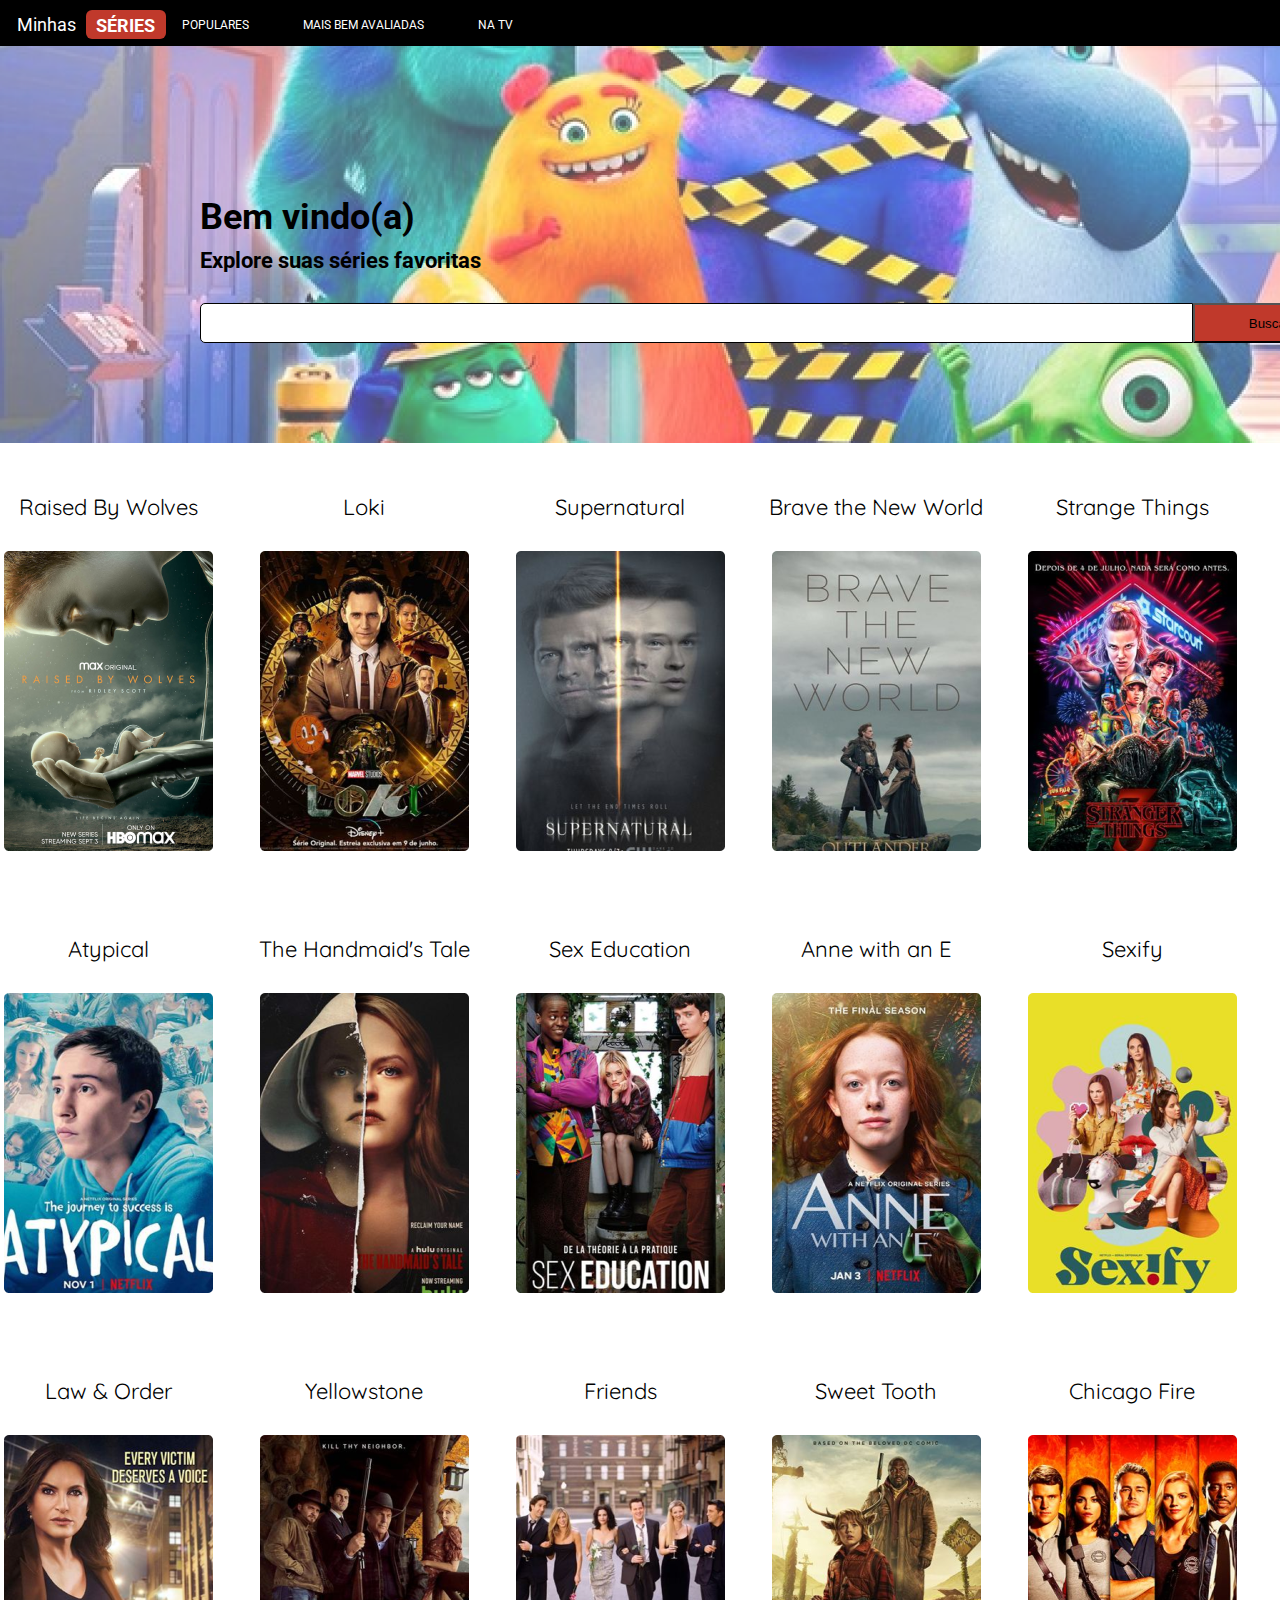
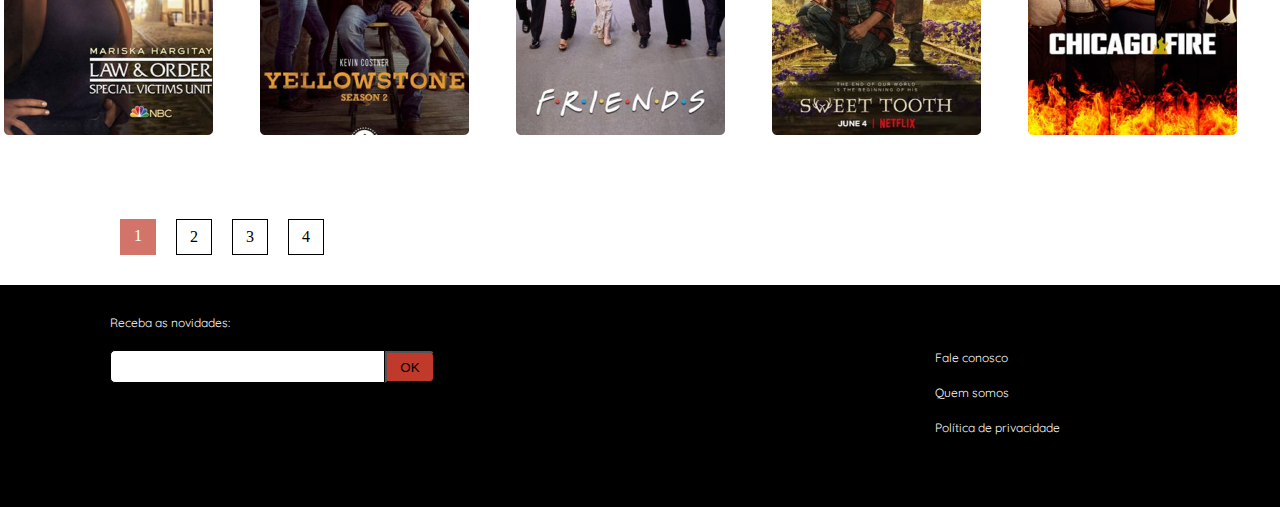
<file: index.html>
<!DOCTYPE html>
<html lang="pt-br">
<head>
    <meta charset="UTF-8">
    <meta name="viewport" content="width=device-width, initial-scale=1.0">
    <title>Home</title>
    <link rel="preconnect" href="https://fonts.googleapis.com">
    <link rel="preconnect" href="https://fonts.gstatic.com" crossorigin>
    <link href="https://fonts.googleapis.com/css2?family=Josefin+Sans:ital,wght@0,100..700;1,100..700&family=Montserrat:ital,wght@0,100..900;1,100..900&family=Quicksand:wght@300..700&family=Roboto:ital,wght@0,100;0,300;0,400;0,500;0,700;0,900;1,100;1,300;1,400;1,500;1,700;1,900&display=swap" rel="stylesheet">
    <link rel="stylesheet" href="./assets/css/styles.css">
</head>
<body>
    <header>
        <nav class="cabecalho">
            <div class="titulo">
                <p>Minhas</p>
                <div>
                    <p>SÉRIES</p>
                </div>
            </div>
            <ul>
                <li>POPULARES</li>
                <li>MAIS BEM AVALIADAS</li>
                <li>NA TV</li>
            </ul>
        </nav>
        
        <div class="introducao">
            <h1>Bem vindo(a)</h1>
            <h2>Explore suas séries favoritas</h2>
            <div class="pesquisa">
                <div busca>
                    <input type="search" class="componente">
                </div>
                <div class="botao">
                    <input type="button" value="Buscar">
                </div>
            </div>      
        </div>

        <div class="filmes1">
            <div>
                <span>Raised By Wolves</span>
                <img src="./assets/images/image 18.png" alt="Imagem da capa de uma série">
            </div>
            <div>
                <span>Loki</span>
                <img src="./assets/images/image 19.png" alt="Imagem da capa de uma série">
            </div>
            <div>
                <span>Supernatural</span>
                <img src="./assets/images/image 20.png" alt="Imagem da capa de uma série">
            </div>
            <div>
                <span>Brave the New World</span>
                <img src="./assets/images/image 21.png" alt="Imagem da capa de uma série">
            </div>
            <div>
                <span>Strange Things</span>
                <img src="./assets/images/image 22.png" alt="Imagem da capa de uma série">
            </div>
        </div>

        <div class="filmes1">
            <div>
                <span>Atypical</span>
                <img src="./assets/images/image 23.png" alt="Imagem da capa de uma série">
            </div>
            <div>
                <span>The Handmaid's Tale</span>
                <img src="./assets/images/image 24.png" alt="Imagem da capa de uma série">
            </div>
            <div>
                <span>Sex Education</span>
                <img src="./assets/images/image 25.png" alt="Imagem da capa de uma série">
            </div>
            <div>
                <span>Anne with an E</span>
                <img src="./assets/images/image 26.png" alt="Imagem da capa de uma série">
            </div>
            <div>
                <span>Sexify</span>
                <img src="./assets/images/image 27.png" alt="Imagem da capa de uma série">
            </div>
        </div>

        <div class="filmes1">
            <div>
                <span>Law & Order </span>
                <img src="./assets/images/image 28.png" alt="Imagem da capa de uma série">
            </div>
            <div>
                <span>Yellowstone</span>
                <img src="./assets/images/image 29.png" alt="Imagem da capa de uma série">
            </div>
            <div>
                <span>Friends</span>
                <img src="./assets/images/image 30.png" alt="Imagem da capa de uma série">
            </div>
            <div>
                <span>Sweet Tooth</span>
                <img src="./assets/images/image 31.png" alt="Imagem da capa de uma série">
            </div>
            <div>
                <span>Chicago Fire</span>
                <img src="./assets/images/image 32.png" alt="Imagem da capa de uma série">
            </div>
        </div>

        <div class="paginacao">
            <div class="r">
                <p>1</p>
            </div>
            <div>
                <p>2</p>
            </div>
            <div>
                <p>3</p>
            </div>
            <div>
                <p>4</p>
            </div>
        </div>
    </header>

    <footer>
        <div class="rodape">
            <p>Receba as novidades:</p>
            <div class="component">
                <div class="pesquisa">
                    <input type="search">
                </div>
                <div class="busca">
                    <input type="button" value="OK">
                </div>
                <div class="info">
                    <p>Fale conosco</p>
                    <p>Quem somos</p>
                    <p>Política de privacidade</p>
                </div>  
            </div>
        </div>
    </footer>
</body>
</html>
</file>
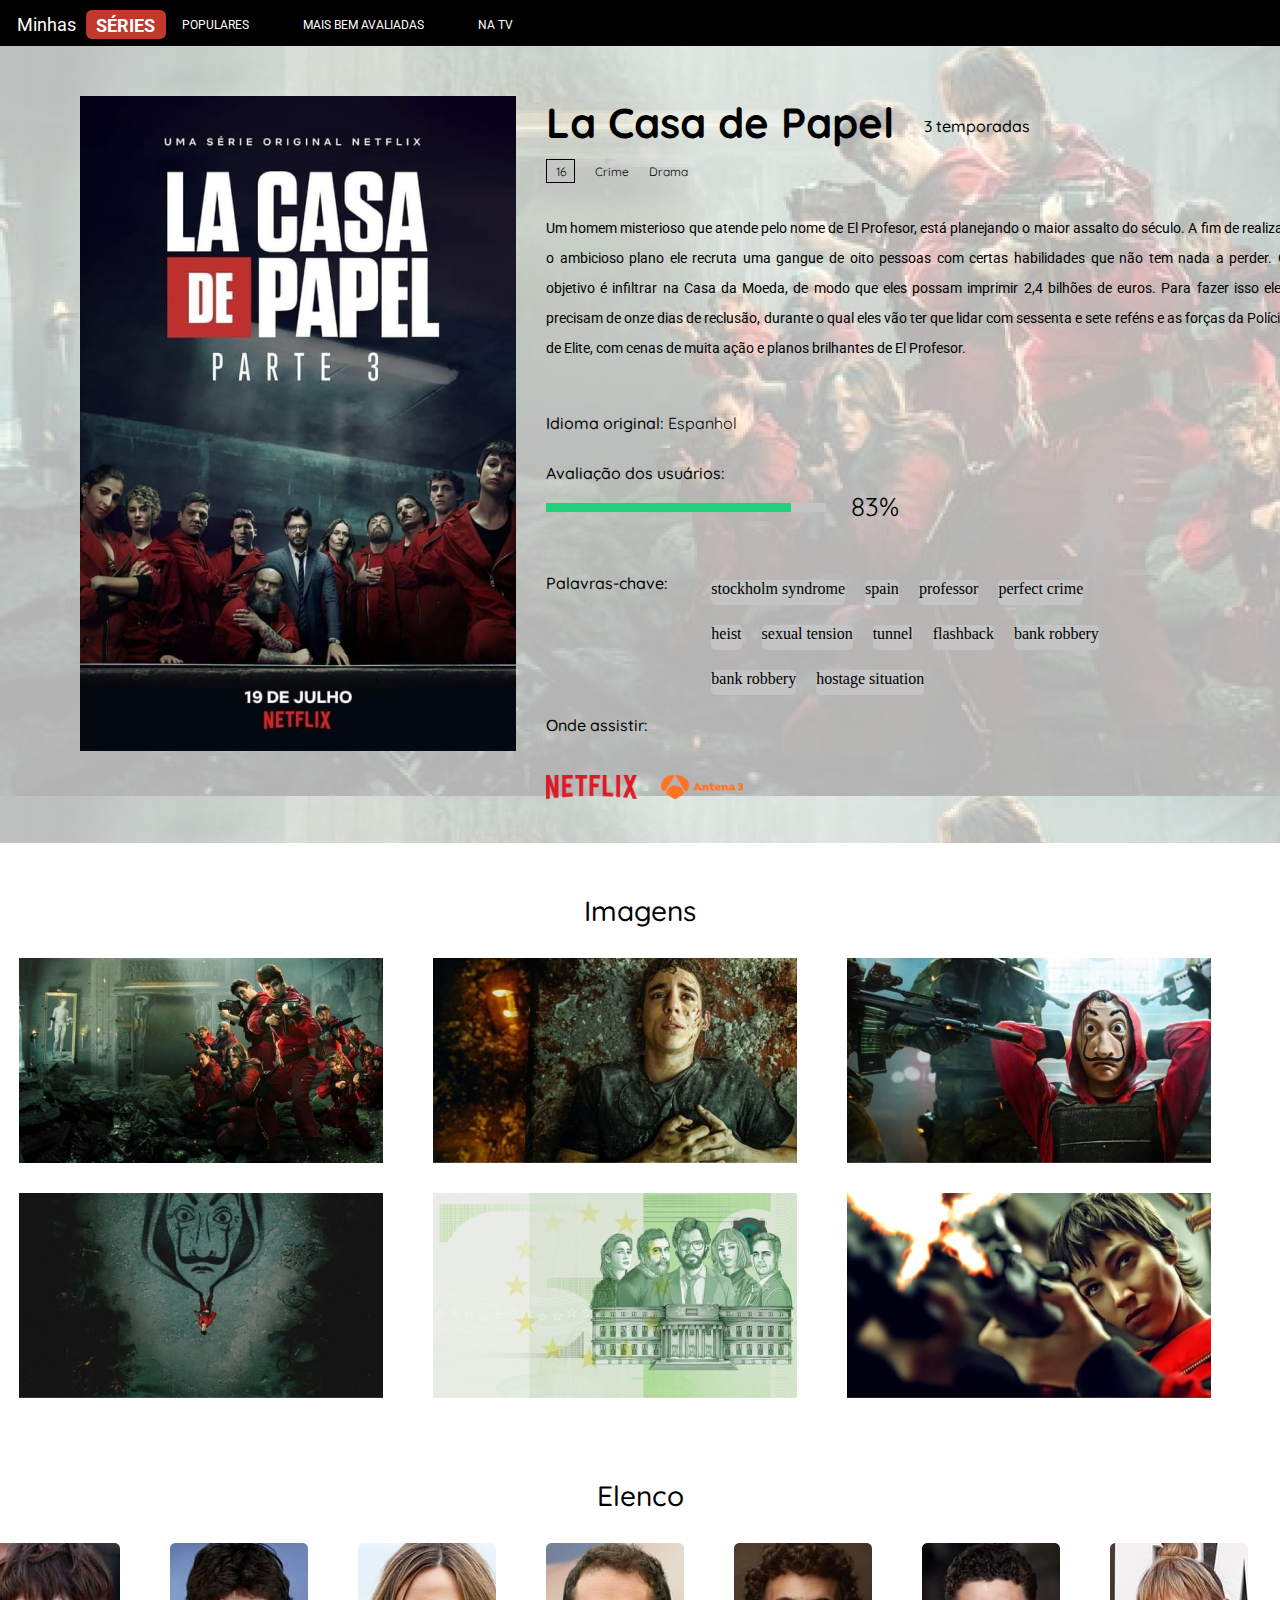
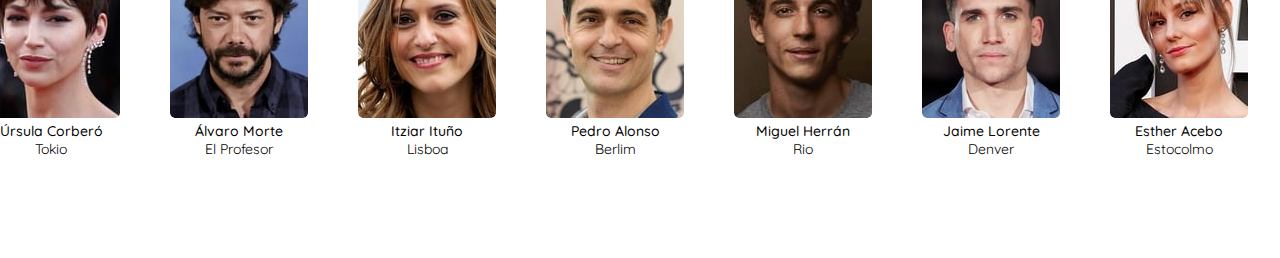
<file: detalhe.html>
<!DOCTYPE html>
<html lang="pt-br">
<head>
    <meta charset="UTF-8">
    <meta name="viewport" content="width=device-width, initial-scale=1.0">
    <title>Detalhes da série</title>
    <link rel="preconnect" href="https://fonts.googleapis.com">
    <link rel="preconnect" href="https://fonts.gstatic.com" crossorigin>
    <link href="https://fonts.googleapis.com/css2?family=Josefin+Sans:ital,wght@0,100..700;1,100..700&family=Montserrat:ital,wght@0,100..900;1,100..900&family=Quicksand:wght@300..700&family=Roboto:ital,wght@0,100;0,300;0,400;0,500;0,700;0,900;1,100;1,300;1,400;1,500;1,700;1,900&display=swap" rel="stylesheet">
    <link rel="stylesheet" href="./assets/css/styles2.css">
    <link rel="stylesheet" href="./assets/css/styles.css">
</head>
<body>
    <header>
        <nav class="cabecalho">
            <div class="titulo">
                <p>Minhas</p>
                <div>
                    <p>SÉRIES</p>
                </div>
            </div>
            <ul>
                <li>POPULARES</li>
                <li>MAIS BEM AVALIADAS</li>
                <li>NA TV</li>
            </ul>
        </nav>
        <div class="serie">
            <div class="capa">
                <img src="./assets/images/image 35.png" alt="Imagem de capa da série La casa de Papel">
            </div>
            <div class="direita">
                <div class="info">
                    <h1>La Casa de Papel</h1>
                    <p>3 temporadas</p>
                </div>
                <div class="gender">
                    <div class="faixa">
                        <p>16</p>
                    </div>
                    <p>Crime</p>
                    <p>Drama</p>
                </div>
                <div class="sinopse">
                    <p>Um homem misterioso que atende pelo nome de El Profesor, está planejando o maior assalto do século. A fim de realizar o ambicioso plano ele recruta uma gangue de oito pessoas com certas habilidades que não tem nada a perder. O objetivo é infiltrar na Casa da Moeda, de modo que eles possam imprimir 2,4 bilhões de euros. Para fazer isso eles precisam de onze dias de reclusão, durante o qual eles vão ter que lidar com sessenta e sete reféns e as forças da Polícia de Elite, com cenas de muita ação e planos brilhantes de El Profesor.</p>
                </div>
                <div class="idioma">
                    <span>Idioma original:</span>
                    <p>Espanhol</p>
                </div>
                <div class="avaliacao">
                    <span>Avaliação dos usuários:</span>
                    <div class="classificacao">
                        <div class="verde">
                        </div>
                        <div class="cinza"></div>
                        <h2>83%</h2>
                    </div>
                </div>
                <div class="p-chaves">
                    <div class="chave">
                        <span>Palavras-chave:</span>
                    </div>         
                    <div class="tags">
                        <p>stockholm syndrome</p>
                        <p>spain</p>
                        <p>professor</p>
                        <p>perfect crime</p>
                        <p>heist</p>
                        <p>sexual tension</p>
                        <p>tunnel</p>
                        <p>flashback</p>
                        <p>bank robbery</p>
                        <p>bank robbery</p>
                        <p>hostage situation</p>
                    </div>
                </div>
                <div class="assistir">
                    <span>Onde assistir:</span>
                    <div class="plataformas">
                        <img src="./assets/images/image 36.png" alt="Logo da Netflix">
                        <img src="./assets/images/image 37.png" alt="Logo da antena 3">
                    </div>
                </div>
            </div>   
        </div>

        <div class="imagens">
            <h4>Imagens</h4>
            <div>
                <img src="./assets/images/image 38.png" alt="Imagem de La casa de papel">
                <img src="./assets/images/image 39.png" alt="Imagem de La casa de papel">
                <img src="./assets/images/image 40.png" alt="Imagem de La casa de papel">
                <img src="./assets/images/image 41.png" alt="Imagem de La casa de papel">
                <img src="./assets/images/image 42.png" alt="Imagem de La casa de papel">
                <img src="./assets/images/image 43.png" alt="Imagem de La casa de papel">
            </div>
        </div>
        <h5>Elenco</h5>
        <div class="elenco">
            <div class="person">
                <img src="./assets/images/image 44.png" alt="Foto da atriz Úrsula">
                <span>Úrsula Corberó</span>
                <p>Tokio</p>
            </div>
            <div class="person">
                <img src="./assets/images/image 45.png" alt="Foto do ator Álvaro">
                <span>Álvaro Morte</span>
                <p>El Profesor </p>
            </div>
            <div class="person">
                <img src="./assets/images/image 46.png" alt="Foto da atriz Itzar">
                <span>Itziar Ituño</span>
                <p>Lisboa</p>
            </div>
            <div class="person">
                <img src="./assets/images/image 47.png" alt="Foto do ator Pedro">
                <span>Pedro Alonso</span>
                <p>Berlim</p>
            </div>
            <div class="person">
                <img src="./assets/images/image 48.png" alt="Foto do ator Miguel">
                <span>Miguel Herrán</span>
                <p>Rio</p>
            </div>
            <div class="person">
                <img src="./assets/images/image 49.png" alt="Foto do ator Jaime">
                <span>Jaime Lorente</span>
                <p>Denver</p>
            </div>
            <div class="person">
                <img src="./assets/images/image 50.png" alt="Foto da atriz Esther">
                <span>Esther Acebo</span>
                <p>Estocolmo</p>
            </div>
        </div>
    </header>
</body>
</html>
</file>
<file: assets/css/styles.css>
* {
    margin: 0;
    padding: 0;
    box-sizing: border-box;
}

:root{
    --cor-principal: #000000;
    --cor-secundaria: #FFFFFF;
    --font-principal: "Quicksand", sans-serif;
    --font-secundaria: "Roboto", sans-serif;
}

.cabecalho{
    background-color: var(--cor-principal);
    color: var(--cor-secundaria);
    display: flex;
    justify-content: space-evenly;
    height: 46px;
    font-family: var(--font-secundaria);
}

.cabecalho .titulo{
    display: flex;
    font-size: 18px;
}

.cabecalho .titulo > p{
    margin-right: 10px;
    margin-top: 14px;
}

.cabecalho .titulo > div{
    background-color: #C0392B;
    height: 29px;
    width: 80px;
    border-radius: 6px 6px 6px 6px;
    display: flex;
    justify-content: center;
    margin-top: 10px;
}

.cabecalho .titulo > div > p{
    margin-top: 5px;
    font-weight: 700;
}

.cabecalho ul{
    margin-right: 700px;
    margin-top: 14px;
}

.cabecalho ul li{
    display: inline;
    margin-right: 50px;
    font-size: 12px;
    
}

.introducao{
    background-image: url("../images/image\ 51.png");
    width: 100%;
    height: 397px;
}

.introducao > h1{
    font-family: var(--font-secundaria);
    font-size: 36px;
    padding-top: 150px;
    margin-left: 200px;
}

.introducao > h2{
    font-family: var(--font-secundaria);
    font-size: 22px;
    margin-left: 200px;
    margin-top: 10px;
}

.pesquisa{
    display: flex;
}

.componente{
    border: 1px black solid;
    border-radius: 5px 0px 0px 5px;
    margin-top: 30px;
    margin-left: 200px;
    height: 40px;
    width: 993px;
    background-color: var(--cor-secundaria);
}

.componente > p{
    font-family: var(--font-principal);
    font-size: 14px;
    margin-left: 10px;
    margin-top: 10px;
}

.botao > input{
    height: 40px;
    width: 153px;
    border-radius: 0px 5px 5px 0px;
    background-color: #C0392B;
    margin-top: 30px;
    margin-right: 30px;
}

.botao > input > {
    color: var(--cor-secundaria);
    font-family: var(--font-principal);
    font-size: 14px;
    margin-top: 10px;
    text-align: center;
}

.filmes1{
    display: flex;
    justify-content: center;
    margin-top: 50px;
    margin-bottom: 80px;
}

.filmes1 > div{
    width: 220px;
    margin-right: 40px;
    text-align: center;
}

.filmes1 > div > span{
    font-family: var(--font-principal);
    font-size: 22px;
}

.filmes1 > div > img{
    margin-top: 30px;
}

.paginacao{
    display: flex;
    margin-left: 120px;
}

.paginacao .r{
    height: 36px;
    width: 36px;
    background-color: rgba(192, 57, 43, 0.7);
    ;
    color: var(--cor-secundaria);
    border: none;
}

.paginacao > div{
    height: 36px;
    width: 36px;
    border: 1px black solid;
    text-align: center;
    margin-right: 20px;
}

.paginacao > div > p{
    margin-top: 8px;
}

.rodape{
    background-color: var(--cor-principal);
    height: 222px;
    margin-top: 30px;
}

.rodape > p{
    color: var(--cor-secundaria);
    font-family: var(--font-principal);
    font-size: 12px;
    padding-top: 30px;
    margin-left: 110px;
}

.rodape .component{
    display: flex;
}

.component .pesquisa > input{
    background-color: var(--cor-secundaria);
    height: 33px;
    width: 275px;
    border: 1px black solid;
    border-radius: 5px 0px 0px 5px;
    margin-left: 110px;
    margin-top: 20px;
}

.component .pesquisa > p{
    font-family: var(--font-principal);
    font-size: 12px;
    color: rgba(169, 164, 164, 1);
    margin-top: 8px;
    margin-left: 10px;
}

.component .busca > input{
    background-color: #C0392B;
    height: 32px;
    width: 50px;
    border-radius: 0px 5px 5px 0px;
    margin-top: 21px;

}

.component .busca > p{
    font-family: var(--font-principal);
    font-size: 12px;
    color: var(--cor-secundaria);
    text-align: center;
    margin-top: 8px;
}

.component .info{
    font-family: var(--font-principal);
    font-size: 12px;
    color: var(--cor-secundaria);
    margin-left: 500px;
}

.component .info > p{
    margin-top: 20px;
}
</file>
<file: assets/css/styles2.css>
* {
    margin: 0;
    padding: 0;
    box-sizing: border-box;
}

:root{
    --cor-principal: #000000;
    --cor-secundaria: #FFFFFF;
    --font-principal: "Quicksand", sans-serif;
    --font-secundaria: "Roboto", sans-serif;
}

.serie{
    background-image: url("../images/background.png");
    display: flex;
}

.serie .capa{
    margin-top: 50px;
    margin-left: 80px;
}

.info{
    display: flex;
}

.serie .info > h1{
    margin-top: 50px;
    margin-left: 30px;
    font-family: var(--font-principal);
    font-size: 42px;
}

.serie .info > p{
    margin-top: 70px;
    margin-left: 30px;
    font-family: var(--font-principal);
    font-size: 16px;
    font-weight: 500;
}

.gender{
    display: flex;
}

.gender > p{
    font-family: var(--font-principal);
    font-size: 12px;
    margin-left: 20px;
    margin-top: 15px;
}

.faixa{
    border: 1px var(--cor-principal) solid;
    height: 24px;
    width: 29px;
    margin-left: 30px;
    margin-top: 10px;
}

.faixa > p{
    font-family: var(--font-principal);
    font-size: 12px;
    text-align: center;
    margin-top: 4px;
}

.sinopse{
    width: 742px;
    margin-top: 30px;
    margin-left: 30px;
}

.sinopse > p{
    font-family: var(--font-secundaria);
    font-size: 14px;
    font-weight: 400;
    line-height: 30px;
    text-align: justify;
}

.idioma{
    display: flex;
    margin-top: 50px;
    margin-left: 30px;
}

.idioma > span{
    font-family: var(--font-principal);
    font-size: 16px;
    font-weight: 500;
}

.idioma > p{
    font-family: var(--font-principal);
    font-size: 16px;
    font-weight: 400;
    margin-left: 5px;
}

.avaliacao{
    margin-top: 30px;
    margin-left: 30px; 
}

.avaliacao > span{
    font-family: var(--font-principal);
    font-size: 16px;
    font-weight: 500;
}

.classificacao{
    display: flex;
    margin-bottom: 50px;
}

.verde{
    width: 245px;
    height: 9px;
    background-color: rgba(33, 208, 122, 1);
    margin-top: 20px;
}

.cinza{
    width: 35px;
    height: 9px;
    background-color: rgba(196, 196, 196, 1);
    margin-top: 20px;
}

.classificacao > h2{
    font-family: var(--font-principal);
    font-size: 26px;
    font-weight: 400;
    margin-left: 25px;
    margin-top: 7px;
}

.p-chaves{
    display: flex;
    margin-right: 50px;
    margin-left: 30px;  
}

.p-chaves > .chave{
    width: 400px;
}

.p-chaves > .chave > span{
    font-family: var(--font-principal);
    font-size: 16px;
    font-weight: 500;   
}

.tags{
    display: flex;
    flex-wrap: wrap;
    margin-top: 7px;
    margin-right: 100px;
}

.tags > p{
    width: auto;
    height: 25px;
    background-color: #C4C4C4;
    margin-right: 20px;
    margin-bottom: 20px;
    border-radius: 5px;
}

.assistir > span{
    font-family: var(--font-principal);
    font-size: 16px;
    font-weight: 500;
    margin-left: 30px;
    margin-top: 40px;
}

.plataformas{
    margin-left: 30px;
    margin-top: 40px;
}

.plataformas > img{
    margin-right: 20px;
    padding-bottom: 40px;
}

.imagens > h4{
    font-family: var(--font-principal);
    font-size: 28px;
    font-weight: 500;
    text-align: center;
    margin-top: 50px;
    margin-bottom: 30px;
}

.imagens > div{
    display: flex;
    flex-wrap: wrap;
    justify-content: center;
}

.imagens > div > img{
    margin-right: 50px;
    margin-bottom: 30px;
}

.elenco{
    display: flex;
    justify-content: center;
}

h5{
    font-family: var(--font-principal);
    font-size: 28px;
    font-weight: 500;
    text-align: center;
    margin-top: 50px;
    margin-bottom: 30px;
}

.person{
    width: 139px;
    text-align: center;
    margin-right: 50px;
}

.person > img{
    border-radius: 5px;
}

.person > span{
    font-family: var(--font-principal);
    font-size: 14px;
    font-weight: 500;
}

.person > p{
    font-family: var(--font-principal);
    font-size: 14px;
    font-weight: 400;
    margin-bottom: 100px;
}
</file>
